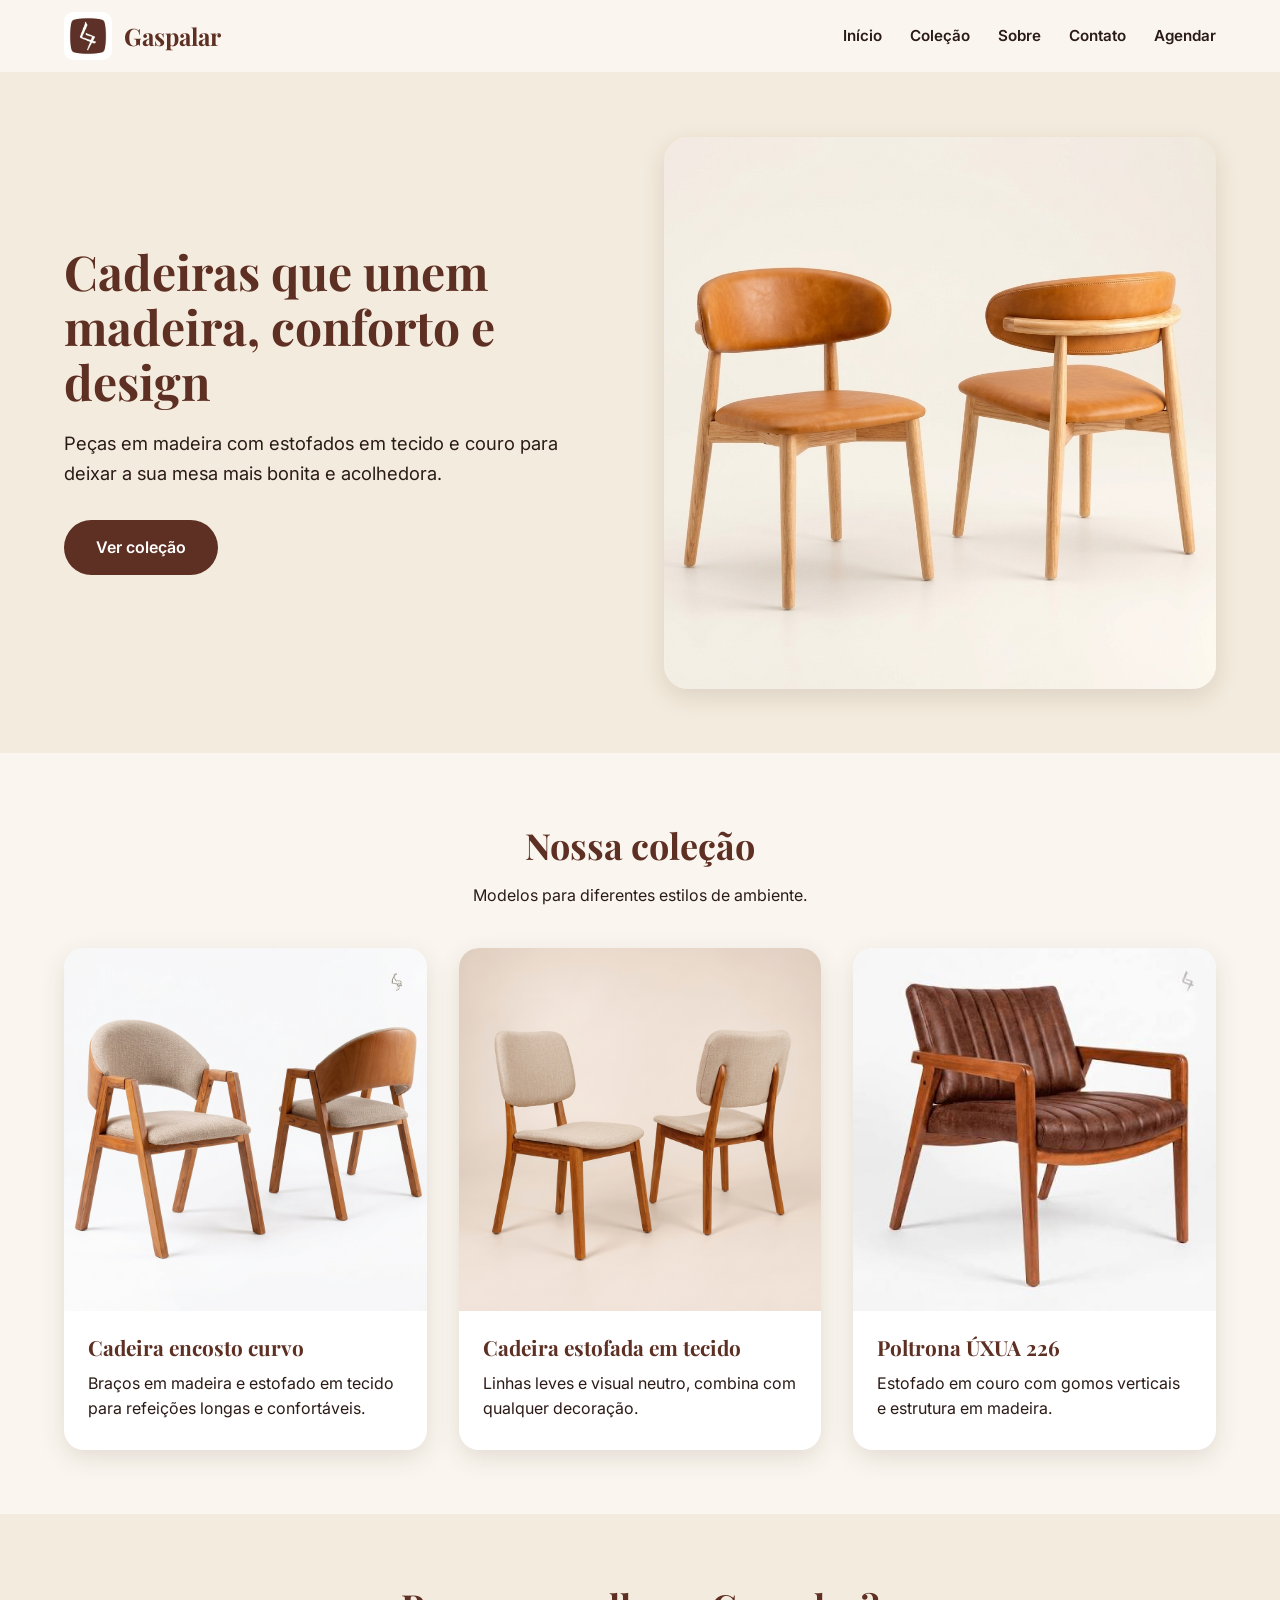
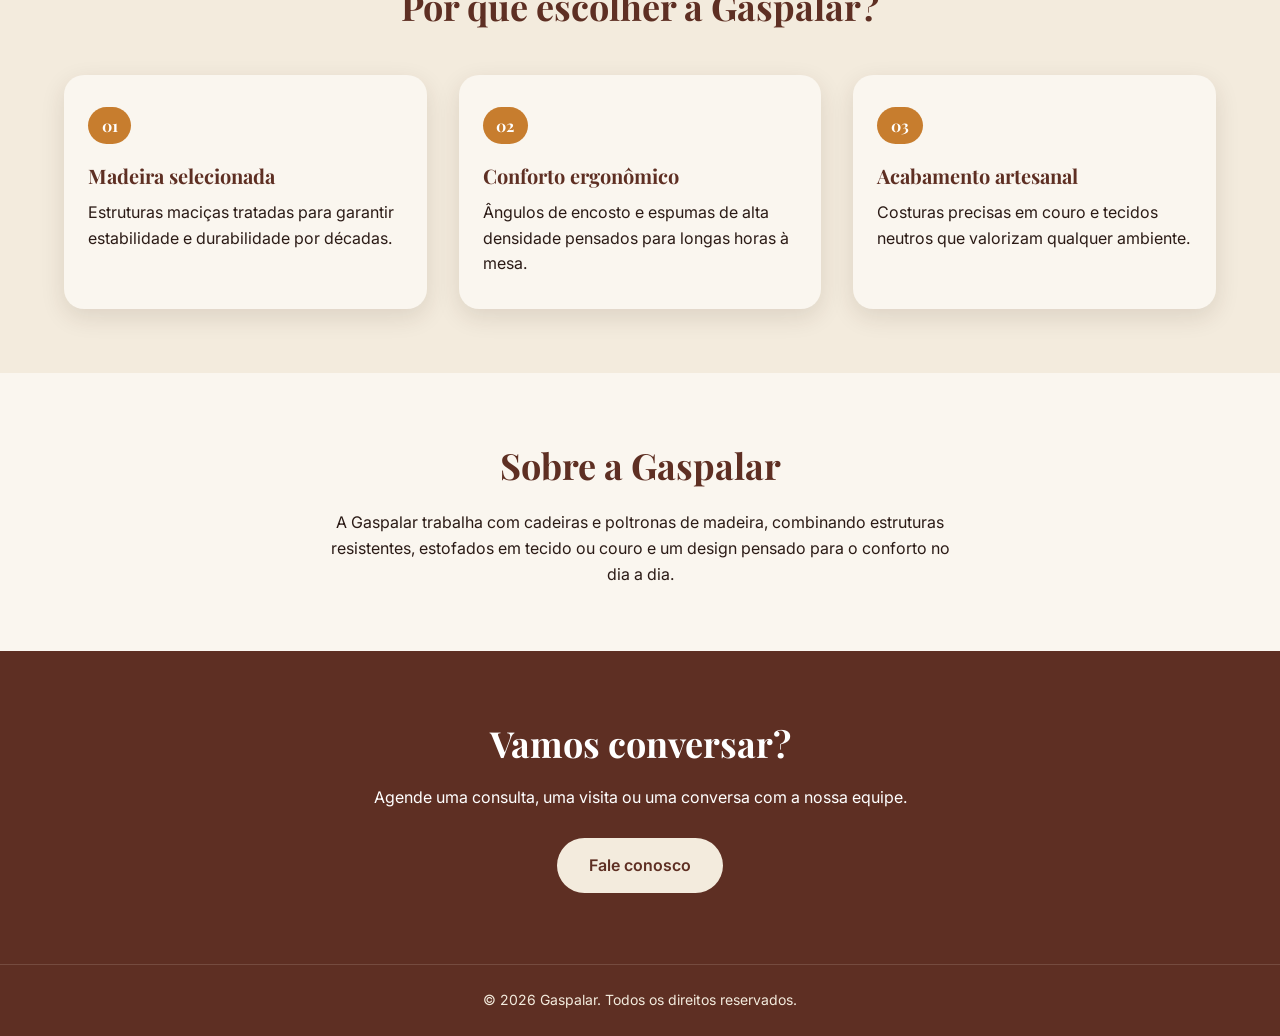
<file: index.html>
<!DOCTYPE html>
<html lang="pt-BR">
<head>
  <meta charset="UTF-8">
  <meta name="viewport" content="width=device-width, initial-scale=1.0">
  <title>Gaspalar | Cadeiras de madeira</title>
  <link rel="preconnect" href="https://fonts.googleapis.com">
  <link rel="preconnect" href="https://fonts.gstatic.com" crossorigin>
  <link href="https://fonts.googleapis.com/css2?family=Inter:wght@400;600&family=Playfair+Display:wght@600;700&display=swap" rel="stylesheet">
  <link rel="stylesheet" href="style.css">
</head>
<body>
  <!-- Tela de abertura animada com a logo -->
  <div class="abertura" aria-hidden="true">
    <div class="abertura-conteudo">
      <img src="img/images.jpg LOGO GASPALAR.jpg" alt="">
      <span>Gaspalar</span>
    </div>
  </div>

  <header class="topo">
    <a class="logo" href="#inicio">
      <img src="img/images.jpg LOGO GASPALAR.jpg" alt="Logo da Gaspalar">
      <span>Gaspalar</span>
    </a>
    <nav>
      <ul>
        <li><a href="#inicio">Início</a></li>
        <li><a href="#colecao">Coleção</a></li>
        <li><a href="#sobre">Sobre</a></li>
        <li><a href="#contato">Contato</a></li>
        <li><a href="agendar.html">Agendar</a></li>
      </ul>
    </nav>
  </header>

  <main>
    <section class="hero" id="inicio">
      <div class="hero-texto">
        <h1>Cadeiras que unem madeira, conforto e design</h1>
        <p>Peças em madeira com estofados em tecido e couro para deixar a sua mesa mais bonita e acolhedora.</p>
        <a class="btn" href="#colecao">Ver coleção</a>
      </div>
      <div class="hero-imagem">
        <img src="img/cadeiras-couro-caramelo.jpg" alt="Duas cadeiras de madeira clara com assento e encosto em couro caramelo">
      </div>
    </section>

    <section class="colecao" id="colecao">
      <h2 class="titulo-secao">Nossa coleção</h2>
      <p class="subtitulo">Modelos para diferentes estilos de ambiente.</p>
      <div class="cards">
        <article class="card">
          <div class="card-img-box">
            <img src="img/Gemini_Generated_Image_e75p4ee75p4ee75p.jpg" alt="Cadeira de madeira com braços e encosto curvo em tecido bege">
          </div>
          <div class="card-conteudo">
            <h3>Cadeira encosto curvo</h3>
            <p>Braços em madeira e estofado em tecido para refeições longas e confortáveis.</p>
          </div>
        </article>

        <article class="card">
          <div class="card-img-box">
            <img src="img/Gemini_Generated_Image_y2dozry2dozry2do.jpg" alt="Cadeira de madeira com assento e encosto em tecido bege">
          </div>
          <div class="card-conteudo">
            <h3>Cadeira estofada em tecido</h3>
            <p>Linhas leves e visual neutro, combina com qualquer decoração.</p>
          </div>
        </article>

        <article class="card">
          <div class="card-img-box">
            <img src="img/images.jpg ÚXUA 226 GASPALAR.jpg" alt="Poltrona de madeira com estofado em couro marrom">
          </div>
          <div class="card-conteudo">
            <h3>Poltrona ÚXUA 226</h3>
            <p>Estofado em couro com gomos verticais e estrutura em madeira.</p>
          </div>
        </article>
      </div>
    </section>

    <section class="diferenciais">
      <h2 class="titulo-secao">Por que escolher a Gaspalar?</h2>
      <div class="grid-diferenciais">
        <div class="item-diferencial">
          <span class="badge">01</span>
          <h3>Madeira selecionada</h3>
          <p>Estruturas maciças tratadas para garantir estabilidade e durabilidade por décadas.</p>
        </div>
        <div class="item-diferencial">
          <span class="badge">02</span>
          <h3>Conforto ergonômico</h3>
          <p>Ângulos de encosto e espumas de alta densidade pensados para longas horas à mesa.</p>
        </div>
        <div class="item-diferencial">
          <span class="badge">03</span>
          <h3>Acabamento artesanal</h3>
          <p>Costuras precisas em couro e tecidos neutros que valorizam qualquer ambiente.</p>
        </div>
      </div>
    </section>

    <section class="sobre" id="sobre">
      <h2 class="titulo-secao">Sobre a Gaspalar</h2>
      <p>A Gaspalar trabalha com cadeiras e poltronas de madeira, combinando estruturas resistentes, estofados em tecido ou couro e um design pensado para o conforto no dia a dia.</p>
    </section>

    <section class="contato" id="contato">
      <h2 class="titulo-secao">Vamos conversar?</h2>
      <p>Agende uma consulta, uma visita ou uma conversa com a nossa equipe.</p>
      <a class="btn btn-claro btn-pulso" href="agendar.html">Fale conosco</a>
    </section>
  </main>

  <footer class="rodape">
    <p>&copy; 2026 Gaspalar. Todos os direitos reservados.</p>
  </footer>
</body>
</html>
</file>
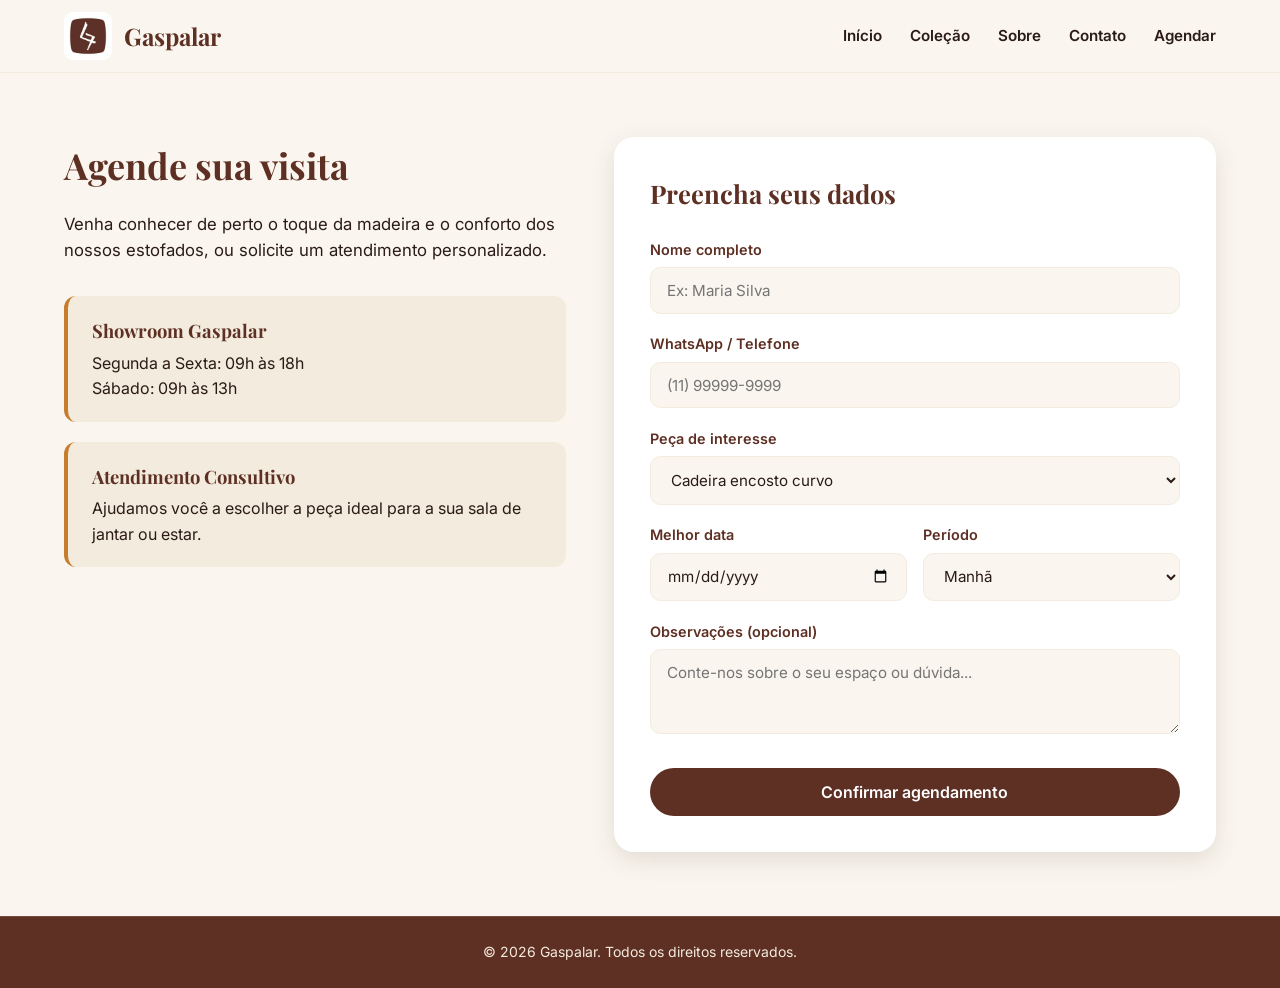
<file: agendar.html>
<!DOCTYPE html>
<html lang="pt-BR">
<head>
  <meta charset="UTF-8">
  <meta name="viewport" content="width=device-width, initial-scale=1.0">
  <title>Agendar Visita | Gaspalar</title>
  <link rel="preconnect" href="https://fonts.googleapis.com">
  <link rel="preconnect" href="https://fonts.gstatic.com" crossorigin>
  <link href="https://fonts.googleapis.com/css2?family=Inter:wght@400;600&family=Playfair+Display:wght@600;700&display=swap" rel="stylesheet">
  <link rel="stylesheet" href="style.css">
</head>
<body>
  <header class="topo">
    <a class="logo" href="index.html">
      <img src="img/images.jpg LOGO GASPALAR.jpg" alt="Logo da Gaspalar">
      <span>Gaspalar</span>
    </a>
    <nav>
      <ul>
        <li><a href="index.html#inicio">Início</a></li>
        <li><a href="index.html#colecao">Coleção</a></li>
        <li><a href="index.html#sobre">Sobre</a></li>
        <li><a href="index.html#contato">Contato</a></li>
        <li><a href="agendar.html">Agendar</a></li>
      </ul>
    </nav>
  </header>

  <main>
    <section class="pagina-agendar">
      <div class="agendar-info">
        <h1 class="titulo-secao">Agende sua visita</h1>
        <p>Venha conhecer de perto o toque da madeira e o conforto dos nossos estofados, ou solicite um atendimento personalizado.</p>
        
        <div class="info-box">
          <h3>Showroom Gaspalar</h3>
          <p>Segunda a Sexta: 09h às 18h<br>Sábado: 09h às 13h</p>
        </div>

        <div class="info-box">
          <h3>Atendimento Consultivo</h3>
          <p>Ajudamos você a escolher a peça ideal para a sua sala de jantar ou estar.</p>
        </div>
      </div>

      <form class="form-agendar" action="#confirmado">
        <h2>Preencha seus dados</h2>

        <div class="campo">
          <label for="nome">Nome completo</label>
          <input type="text" id="nome" name="nome" placeholder="Ex: Maria Silva" required>
        </div>

        <div class="campo">
          <label for="telefone">WhatsApp / Telefone</label>
          <input type="tel" id="telefone" name="telefone" placeholder="(11) 99999-9999" required>
        </div>

        <div class="campo">
          <label for="modelo">Peça de interesse</label>
          <select id="modelo" name="modelo">
            <option value="curvo">Cadeira encosto curvo</option>
            <option value="tecido">Cadeira estofada em tecido</option>
            <option value="uxua">Poltrona ÚXUA 226</option>
            <option value="todos">Quero conhecer toda a coleção</option>
          </select>
        </div>

        <div class="campo-duplo">
          <div class="campo">
            <label for="data">Melhor data</label>
            <input type="date" id="data" name="data" required>
          </div>
          <div class="campo">
            <label for="periodo">Período</label>
            <select id="periodo" name="periodo">
              <option value="manha">Manhã</option>
              <option value="tarde">Tarde</option>
            </select>
          </div>
        </div>

        <div class="campo">
          <label for="mensagem">Observações (opcional)</label>
          <textarea id="mensagem" name="mensagem" rows="3" placeholder="Conte-nos sobre o seu espaço ou dúvida..."></textarea>
        </div>

        <button type="submit" class="btn btn-full">Confirmar agendamento</button>
      </form>
    </section>
  </main>

  <footer class="rodape">
    <p>&copy; 2026 Gaspalar. Todos os direitos reservados.</p>
  </footer>
</body>
</html>
</file>
<file: style.css>
:root {
  --cafe: #5e2f23;
  --caramelo: #c77d2e;
  --bege: #f3ebdd;
  --creme: #faf6ef;
  --texto: #2b1b16;
  --branco: #ffffff;
  --fonte-titulo: "Playfair Display", Georgia, serif;
  --fonte-texto: "Inter", Arial, sans-serif;
  --raio: 1.25rem;
  --sombra: 0 0.5rem 1.5rem rgba(60, 30, 20, 0.12);
}

* {
  margin: 0;
  padding: 0;
  box-sizing: border-box;
}

html {
  scroll-behavior: smooth;
}

body {
  font-family: var(--fonte-texto);
  font-size: 1rem;
  line-height: 1.6;
  color: var(--texto);
  background: var(--creme);
}

img {
  display: block;
  max-width: 100%;
}

/* Tela de Abertura Animada (Splash Screen CSS Puro) */
.abertura {
  position: fixed;
  inset: 0;
  z-index: 9999;
  display: flex;
  justify-content: center;
  align-items: center;
  background: var(--cafe);
  animation: recolherCortina 0.8s cubic-bezier(0.77, 0, 0.175, 1) 1.6s forwards;
  pointer-events: none;
}

.abertura-conteudo {
  display: flex;
  flex-direction: column;
  align-items: center;
  gap: 1rem;
  animation: entradaLogoAbertura 1.4s ease forwards;
}

.abertura-conteudo img {
  width: 6.5rem;
  height: 6.5rem;
  border-radius: 1.25rem;
  border: 0.15rem solid var(--bege);
  box-shadow: 0 1rem 2.5rem rgba(0, 0, 0, 0.35);
}

.abertura-conteudo span {
  font-family: var(--fonte-titulo);
  font-size: 2rem;
  font-weight: 700;
  letter-spacing: 0.15rem;
  color: var(--bege);
}

/* Cabeçalho e Navegação */
.topo {
  position: sticky;
  top: 0;
  z-index: 10;
  display: flex;
  justify-content: space-between;
  align-items: center;
  padding: 0.75rem 5%;
  background: rgba(250, 246, 239, 0.95);
  backdrop-filter: blur(0.4rem);
  border-bottom: 0.0625rem solid var(--bege);
  animation: descerTopo 0.6s ease both;
}

.logo {
  display: flex;
  align-items: center;
  gap: 0.75rem;
  font-family: var(--fonte-titulo);
  font-size: 1.5rem;
  font-weight: 700;
  color: var(--cafe);
  text-decoration: none;
}

.logo img {
  width: 3rem;
  height: 3rem;
  border-radius: 0.6rem;
  transition: transform 0.35s ease, box-shadow 0.35s ease;
}

.logo:hover img {
  transform: rotate(-6deg) scale(1.05);
  box-shadow: 0 0.3rem 0.8rem rgba(94, 47, 35, 0.25);
}

nav ul {
  display: flex;
  gap: 1.75rem;
  list-style: none;
}

nav a {
  position: relative;
  padding-bottom: 0.25rem;
  font-size: 0.95rem;
  font-weight: 600;
  color: var(--texto);
  text-decoration: none;
  transition: color 0.3s ease;
}

nav a::after {
  content: "";
  position: absolute;
  left: 0;
  bottom: 0;
  width: 0;
  height: 0.125rem;
  background: var(--caramelo);
  transition: width 0.3s ease;
}

nav a:hover {
  color: var(--caramelo);
}

nav a:hover::after {
  width: 100%;
}

/* Seção Hero */
.hero {
  display: grid;
  grid-template-columns: 1fr 1fr;
  gap: 3rem;
  align-items: center;
  padding: 4rem 5%;
  background: var(--bege);
  overflow: hidden;
}

.hero h1 {
  font-family: var(--fonte-titulo);
  font-size: 3rem;
  line-height: 1.15;
  color: var(--cafe);
}

.hero p {
  max-width: 32rem;
  margin: 1.25rem 0 2rem;
  font-size: 1.15rem;
}

.hero-imagem img {
  border-radius: 1.5rem;
  box-shadow: var(--sombra);
  animation: flutuar 4.5s ease-in-out infinite;
  transition: transform 0.4s ease;
}

.hero-imagem img:hover {
  transform: scale(1.02);
}

/* Botões com animação de brilho e elevação */
.btn {
  position: relative;
  overflow: hidden;
  display: inline-block;
  padding: 0.9rem 2rem;
  font-weight: 600;
  color: var(--branco);
  background: var(--cafe);
  border-radius: 62rem;
  text-decoration: none;
  transition: background 0.3s ease, transform 0.3s ease, box-shadow 0.3s ease;
}

.btn::before {
  content: "";
  position: absolute;
  top: 0;
  left: -100%;
  width: 60%;
  height: 100%;
  background: linear-gradient(120deg, transparent, rgba(255, 255, 255, 0.3), transparent);
  transition: left 0.55s ease;
}

.btn:hover {
  background: var(--caramelo);
  transform: translateY(-0.25rem);
  box-shadow: 0 0.6rem 1.2rem rgba(94, 47, 35, 0.25);
}

.btn:hover::before {
  left: 130%;
}

.btn-claro {
  color: var(--cafe);
  background: var(--bege);
}

.btn-claro:hover {
  color: var(--branco);
  background: var(--caramelo);
}

.btn-pulso {
  animation: pulsarSuave 2.8s infinite;
}

/* Coleção e Cartões */
.colecao {
  padding: 4rem 5%;
  text-align: center;
}

.titulo-secao {
  font-family: var(--fonte-titulo);
  font-size: 2.25rem;
  color: var(--cafe);
}

.subtitulo {
  margin-top: 0.5rem;
}

.cards {
  display: grid;
  grid-template-columns: repeat(auto-fit, minmax(16rem, 1fr));
  gap: 2rem;
  margin-top: 2.5rem;
}

.card {
  position: relative;
  overflow: hidden;
  text-align: left;
  background: var(--branco);
  border-radius: var(--raio);
  box-shadow: var(--sombra);
  border-bottom: 0.25rem solid transparent;
  opacity: 0;
  animation: aparecer 0.8s ease forwards;
  transition: transform 0.35s ease, box-shadow 0.35s ease, border-color 0.35s ease;
}

.card:nth-child(1) {
  animation-delay: 0.15s;
}

.card:nth-child(2) {
  animation-delay: 0.35s;
}

.card:nth-child(3) {
  animation-delay: 0.55s;
}

.card:hover {
  transform: translateY(-0.55rem);
  box-shadow: 0 1.2rem 2.2rem rgba(60, 30, 20, 0.2);
  border-bottom-color: var(--caramelo);
}

.card-img-box {
  overflow: hidden;
}

.card img {
  width: 100%;
  aspect-ratio: 1 / 1;
  object-fit: cover;
  transition: transform 0.55s ease;
}

.card:hover img {
  transform: scale(1.08);
}

.card-conteudo {
  padding: 1.25rem 1.5rem 1.5rem;
}

.card h3 {
  margin-bottom: 0.4rem;
  font-family: var(--fonte-titulo);
  font-size: 1.3rem;
  color: var(--cafe);
  transition: color 0.3s ease;
}

.card:hover h3 {
  color: var(--caramelo);
}

/* Seção Diferenciais */
.diferenciais {
  padding: 4rem 5%;
  text-align: center;
  background: var(--bege);
}

.grid-diferenciais {
  display: grid;
  grid-template-columns: repeat(auto-fit, minmax(15rem, 1fr));
  gap: 2rem;
  margin-top: 2.5rem;
}

.item-diferencial {
  padding: 2rem 1.5rem;
  text-align: left;
  background: var(--creme);
  border-radius: var(--raio);
  box-shadow: var(--sombra);
  transition: transform 0.35s ease, background 0.35s ease;
}

.item-diferencial:hover {
  transform: translateY(-0.4rem);
  background: var(--branco);
}

.badge {
  display: inline-block;
  margin-bottom: 1rem;
  padding: 0.35rem 0.85rem;
  font-family: var(--fonte-titulo);
  font-weight: 700;
  color: var(--branco);
  background: var(--caramelo);
  border-radius: 62rem;
  transition: transform 0.3s ease;
}

.item-diferencial:hover .badge {
  transform: scale(1.1);
}

.item-diferencial h3 {
  margin-bottom: 0.5rem;
  font-family: var(--fonte-titulo);
  font-size: 1.25rem;
  color: var(--cafe);
}

/* Seções Sobre e Contato */
.sobre, .contato {
  padding: 4rem 5%;
  text-align: center;
}

.sobre p {
  max-width: 40rem;
  margin: 1rem auto 0;
}

.contato {
  color: var(--branco);
  background: var(--cafe);
}

.contato .titulo-secao {
  color: var(--branco);
}

.contato p {
  margin: 0.75rem 0 1.75rem;
}

/* Página Agendar e Formulário Animado */
.pagina-agendar {
  display: grid;
  grid-template-columns: 1fr 1.2fr;
  gap: 3rem;
  align-items: start;
  padding: 4rem 5%;
  animation: aparecer 0.8s ease both;
}

.agendar-info > p {
  margin: 1rem 0 2rem;
  font-size: 1.05rem;
}

.info-box {
  margin-bottom: 1.25rem;
  padding: 1.25rem 1.5rem;
  background: var(--bege);
  border-left: 0.25rem solid var(--caramelo);
  border-radius: 0.75rem;
  transition: transform 0.3s ease;
}

.info-box:hover {
  transform: translateX(0.4rem);
}

.info-box h3 {
  margin-bottom: 0.3rem;
  font-family: var(--fonte-titulo);
  font-size: 1.15rem;
  color: var(--cafe);
}

.form-agendar {
  padding: 2.25rem;
  background: var(--branco);
  border-radius: var(--raio);
  box-shadow: var(--sombra);
}

.form-agendar h2 {
  margin-bottom: 1.5rem;
  font-family: var(--fonte-titulo);
  font-size: 1.6rem;
  color: var(--cafe);
}

.campo {
  margin-bottom: 1.15rem;
}

.campo-duplo {
  display: grid;
  grid-template-columns: 1fr 1fr;
  gap: 1rem;
}

.campo label {
  display: block;
  margin-bottom: 0.4rem;
  font-size: 0.9rem;
  font-weight: 600;
  color: var(--cafe);
}

.campo input,
.campo select,
.campo textarea {
  width: 100%;
  padding: 0.8rem 1rem;
  font-family: var(--fonte-texto);
  font-size: 0.95rem;
  color: var(--texto);
  background: var(--creme);
  border: 0.1rem solid var(--bege);
  border-radius: 0.65rem;
  outline: none;
  transition: border-color 0.3s ease, box-shadow 0.3s ease, transform 0.2s ease;
}

.campo input:focus,
.campo select:focus,
.campo textarea:focus {
  background: var(--branco);
  border-color: var(--caramelo);
  box-shadow: 0 0 0 0.25rem rgba(199, 125, 46, 0.18);
  transform: translateY(-0.1rem);
}

.btn-full {
  width: 100%;
  margin-top: 0.5rem;
  font-family: var(--fonte-texto);
  font-size: 1rem;
  border: none;
  cursor: pointer;
}

/* Rodapé */
.rodape {
  padding: 1.5rem 5%;
  text-align: center;
  font-size: 0.875rem;
  color: var(--bege);
  background: var(--cafe);
  border-top: 0.0625rem solid rgba(243, 235, 221, 0.15);
}

/* Keyframes das Animações */
@keyframes entradaLogoAbertura {
  0% {
    opacity: 0;
    transform: scale(0.7) translateY(1rem);
  }
  45% {
    opacity: 1;
    transform: scale(1.06) translateY(0);
  }
  70% {
    opacity: 1;
    transform: scale(1);
  }
  100% {
    opacity: 0;
    transform: scale(0.95) translateY(-1rem);
  }
}

@keyframes recolherCortina {
  0% {
    transform: translateY(0);
    opacity: 1;
  }
  100% {
    transform: translateY(-100%);
    opacity: 0;
    visibility: hidden;
  }
}

@keyframes aparecer {
  from {
    opacity: 0;
    transform: translateY(1.5rem);
  }
  to {
    opacity: 1;
    transform: translateY(0);
  }
}

@keyframes descerTopo {
  from {
    opacity: 0;
    transform: translateY(-1rem);
  }
  to {
    opacity: 1;
    transform: translateY(0);
  }
}

@keyframes flutuar {
  0%, 100% {
    transform: translateY(0);
  }
  50% {
    transform: translateY(-0.5rem);
  }
}

@keyframes pulsarSuave {
  0%, 100% {
    box-shadow: 0 0 0 0 rgba(243, 235, 221, 0.45);
  }
  50% {
    box-shadow: 0 0 0 0.65rem rgba(243, 235, 221, 0);
  }
}

.hero-texto {
  animation: aparecer 0.9s ease 1.8s both;
}

.hero-imagem {
  animation: aparecer 0.9s ease 2s both;
}

/* Responsividade */
@media (max-width: 48rem) {
  .topo {
    flex-direction: column;
    gap: 0.75rem;
  }

  nav ul {
    gap: 1.1rem;
    flex-wrap: wrap;
    justify-content: center;
  }

  .hero {
    grid-template-columns: 1fr;
    padding: 2.5rem 5%;
    gap: 2rem;
    text-align: center;
  }

  .hero h1 {
    font-size: 2.1rem;
  }

  .hero p {
    margin-inline: auto;
  }

  .titulo-secao {
    font-size: 1.8rem;
  }

  .pagina-agendar {
    grid-template-columns: 1fr;
    padding: 2.5rem 5%;
  }

  .campo-duplo {
    grid-template-columns: 1fr;
  }
}
</file>
